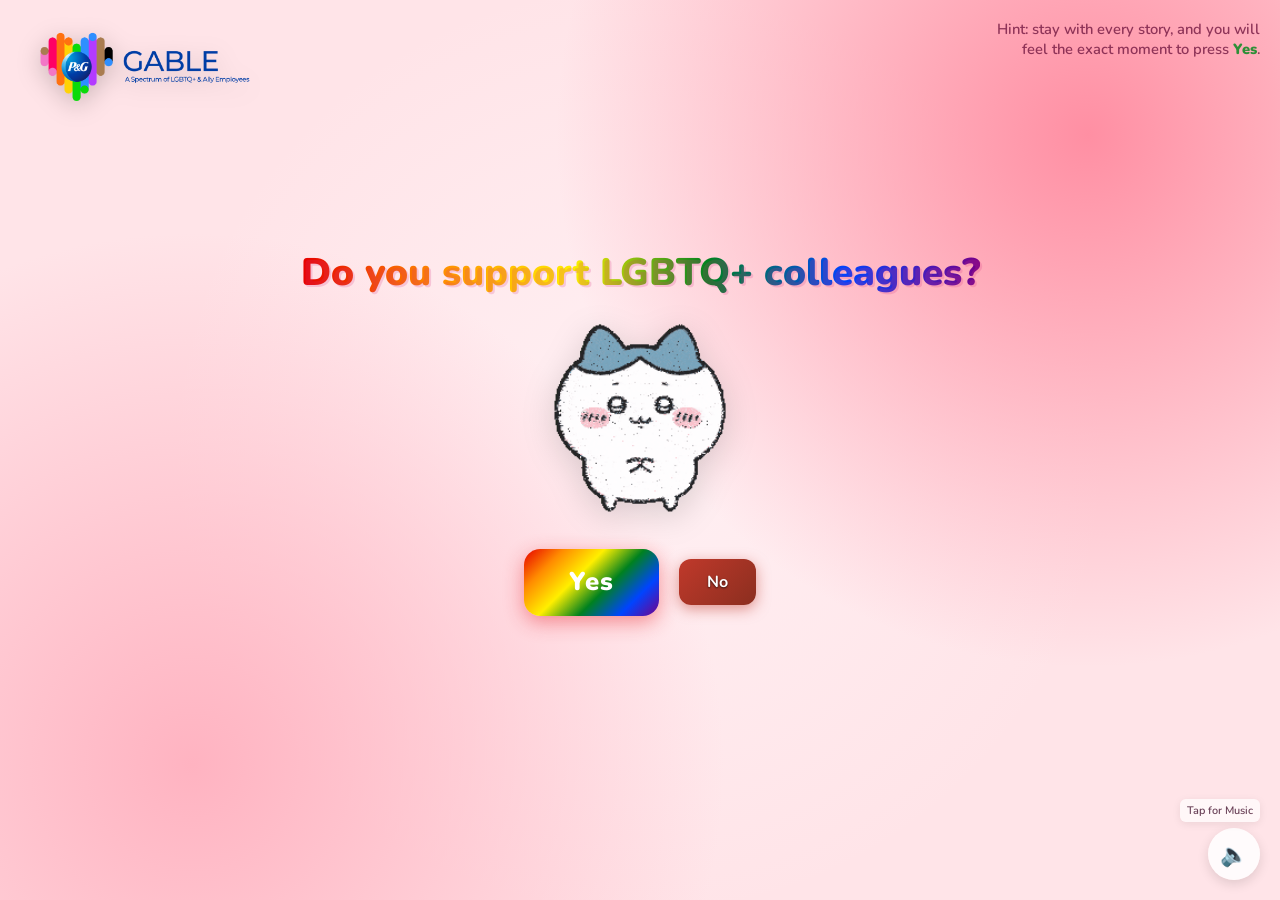
<file: index.html>
<!DOCTYPE html>
<html lang="en">
<head>
    <meta charset="UTF-8">
    <meta name="viewport" content="width=device-width, initial-scale=1.0">
    <title>Can I count on your allyship?</title>
    <meta name="description" content="An interactive allyship story about supporting LGBTQ+ colleagues in the workplace.">
    <meta name="theme-color" content="#d63384">
    <meta property="og:type" content="website">
    <meta property="og:title" content="Can I Count on Your Allyship?">
    <meta property="og:description" content="An interactive allyship story about supporting LGBTQ+ colleagues in the workplace.">
    <meta property="og:url" content="https://tanvid18.github.io/workplace-allyship/">
    <meta property="og:image" content="https://tanvid18.github.io/workplace-allyship/gifs/neutral.gif">
    <meta property="og:site_name" content="Allyship Interactive Story">
    <meta name="twitter:card" content="summary_large_image">
    <meta name="twitter:title" content="Can I Count on Your Allyship?">
    <meta name="twitter:description" content="An interactive allyship story about supporting LGBTQ+ colleagues in the workplace.">
    <meta name="twitter:image" content="https://tanvid18.github.io/workplace-allyship/gifs/neutral.gif">
    <link rel="preconnect" href="https://fonts.googleapis.com">
    <link href="https://fonts.googleapis.com/css2?family=Nunito:wght@400;700;800;900&display=swap" rel="stylesheet">
    <link rel="stylesheet" href="style.css">
</head>
<body class="ally-page">
    <div class="hearts-bg"></div>
    <img class="gable-logo" src="gifs/GABLE%20(002).png" alt="GABLE logo">

    <div class="container">
        <h1>Do you support LGBTQ+ colleagues?</h1>
        <p class="landing-hint">Hint: stay with every story, and you will feel the exact moment to press <strong>Yes</strong>.</p>

        <div class="gif-container">
            <img id="cat-gif" src="gifs/neutral.gif" alt="neutral character">
            <div id="gif-thought" class="gif-thought" aria-live="polite"></div>
        </div>

        <div class="buttons">
            <button id="yes-btn" onclick="handleYesClick()">Yes</button>
            <button id="no-btn" onclick="handleNoClick()">No</button>
        </div>
        <div id="tease-toast"></div>
    </div>

    <audio id="bg-music" loop>
        <source src="music/musicorchestral.mp3.mpeg" type="audio/mpeg">
    </audio>

    <div class="music-widget">
        <button id="music-hint" class="music-hint" onclick="toggleMusic()">Tap for Music</button>
        <button id="music-toggle" onclick="toggleMusic()" title="Play or pause music">🔈</button>
    </div>

    <script src="ally-script.js"></script>
</body>
</html>
</file>
<file: style.css>
* {
    margin: 0;
    padding: 0;
    box-sizing: border-box;
}

body {
    background-color: #FFE4E8;
    font-family: 'Nunito', sans-serif;
    min-height: 100vh;
    display: flex;
    justify-content: center;
    align-items: center;
    overflow-x: hidden;
    overflow-y: auto;
    background-image:
        radial-gradient(circle at 15% 85%, #ffb3c1 0%, transparent 40%),
        radial-gradient(circle at 85% 15%, #ff8fa3 0%, transparent 40%),
        radial-gradient(circle at 50% 50%, #fff0f3 0%, transparent 60%);
}

.gable-logo {
    position: fixed;
    top: 16px;
    left: 16px;
    width: clamp(150px, 20vw, 260px);
    height: auto;
    z-index: 20;
    filter: drop-shadow(0 6px 12px rgba(0, 0, 0, 0.2));
    border-radius: 10px;
}

.logo-pop {
    animation: logoPop 0.5s cubic-bezier(0.22, 1, 0.36, 1);
}

@keyframes logoPop {
    from {
        opacity: 0;
        transform: translateY(-10px) scale(0.85);
    }
    to {
        opacity: 1;
        transform: translateY(0) scale(1);
    }
}

/* Floating hearts background */
.hearts-bg {
    position: fixed;
    top: 0; left: 0; right: 0; bottom: 0;
    pointer-events: none;
    z-index: 0;
    overflow: hidden;
}

.hearts-bg::before,
.hearts-bg::after {
    content: '💕 💗 💖 💝 💓';
    position: absolute;
    font-size: 1.5rem;
    opacity: 0.15;
    animation: floatHearts 12s linear infinite;
    white-space: nowrap;
    top: 100%;
    left: 10%;
}

.hearts-bg::after {
    animation-delay: 6s;
    left: 60%;
    content: '💗 💕 💓 💖 💝';
}

@keyframes floatHearts {
    from { transform: translateY(0); opacity: 0.15; }
    to { transform: translateY(-110vh); opacity: 0; }
}

.container {
    position: relative;
    z-index: 1;
    text-align: center;
    padding: 40px 20px;
}

h1 {
    font-size: 2.4rem;
    color: #d63384;
    font-weight: 900;
    margin-bottom: 20px;
    text-shadow: 2px 2px 0px rgba(214, 51, 132, 0.2);
    animation: wiggle 2s ease-in-out infinite;
}

.landing-hint {
    position: fixed;
    top: 20px;
    right: 20px;
    margin: 0;
    width: min(280px, 34vw);
    max-width: 280px;
    padding: 0;
    color: rgba(122, 32, 72, 0.85);
    font-size: clamp(0.82rem, 1.6vw, 0.92rem);
    font-weight: 600;
    line-height: 1.35;
    text-align: right;
    z-index: 25;
}

.landing-hint strong {
    color: #2d8f37;
    font-weight: 900;
}

@keyframes wiggle {
    0%, 100% { transform: rotate(-1deg); }
    50% { transform: rotate(1deg); }
}

.gif-container {
    margin: 20px auto;
    display: flex;
    justify-content: center;
    position: relative;
    width: fit-content;
}

.gif-thought {
    position: absolute;
    top: -18px;
    left: calc(100% - 24px);
    max-width: 240px;
    padding: 14px 18px;
    border-radius: 24px;
    background: rgba(255, 255, 255, 0.96);
    color: #7a2048;
    font-size: 0.98rem;
    font-weight: 800;
    line-height: 1.35;
    text-align: left;
    box-shadow: 0 14px 30px rgba(214, 51, 132, 0.2);
    border: 2px solid rgba(255, 168, 196, 0.9);
    opacity: 0;
    transform: translateY(8px) scale(0.96);
    pointer-events: none;
    transition: opacity 0.28s ease, transform 0.28s ease;
}

.gif-thought::before,
.gif-thought::after {
    content: '';
    position: absolute;
    background: rgba(255, 255, 255, 0.96);
    border: 2px solid rgba(255, 168, 196, 0.9);
    border-radius: 50%;
}

.gif-thought::before {
    width: 18px;
    height: 18px;
    left: -12px;
    bottom: 24px;
}

.gif-thought::after {
    width: 10px;
    height: 10px;
    left: -22px;
    bottom: 12px;
}

.gif-thought.show {
    opacity: 1;
    transform: translateY(0) scale(1);
}

#cat-gif {
    width: 200px;
    height: 200px;
    object-fit: contain;
    filter: drop-shadow(0 8px 16px rgba(0,0,0,0.15));
    transition: opacity 0.3s ease;
}

.buttons {
    display: flex;
    gap: 20px;
    justify-content: center;
    align-items: center;
    margin-top: 30px;
    flex-wrap: wrap;
}

#yes-btn {
    background: linear-gradient(135deg, #4CAF50, #45a049);
    color: white;
    border: none;
    border-radius: 16px;
    font-size: 1.6rem;
    font-weight: 900;
    font-family: 'Nunito', sans-serif;
    padding: 18px 45px;
    cursor: pointer;
    transition: transform 0.15s, box-shadow 0.15s;
    box-shadow: 0 6px 20px rgba(76, 175, 80, 0.45);
    letter-spacing: 1px;
    max-width: min(92vw, 760px);
    white-space: normal;
    line-height: 1.2;
}

#yes-btn:hover {
    transform: scale(1.06) translateY(-2px);
    box-shadow: 0 10px 28px rgba(76, 175, 80, 0.55);
}

#yes-btn:active {
    transform: scale(0.98);
}

#no-btn {
    background: linear-gradient(135deg, #e74c3c, #c0392b);
    color: white;
    border: none;
    border-radius: 12px;
    font-size: 1rem;
    font-weight: 700;
    font-family: 'Nunito', sans-serif;
    padding: 12px 28px;
    cursor: pointer;
    transition: background 0.2s, left 0.25s ease, top 0.25s ease;
    box-shadow: 0 4px 14px rgba(231, 76, 60, 0.4);
}

#no-btn:hover {
    background: linear-gradient(135deg, #c0392b, #a93226);
}


#tease-toast {
    margin-top: 14px;
    font-size: 1rem;
    color: #8b2e1f;
    font-weight: 900;
    font-style: italic;
    opacity: 0;
    transform: translateY(6px);
    transition: opacity 0.3s ease, transform 0.3s ease;
    min-height: 1.5rem;
}

#tease-toast.show {
    opacity: 1;
    transform: translateY(0);
}

#music-toggle {
    position: fixed;
    right: 20px;
    bottom: 20px;
    background: rgba(255, 255, 255, 0.85);
    border: none;
    border-radius: 50%;
    width: 52px;
    height: 52px;
    font-size: 1.4rem;
    cursor: pointer;
    backdrop-filter: blur(10px);
    box-shadow: 0 4px 12px rgba(0, 0, 0, 0.12);
    transition: transform 0.2s;
    z-index: 100;
}

#music-toggle:hover {
    transform: scale(1.1);
}

/* Music widget – keeps hint bubble and speaker button together */
.music-widget {
    position: static;
}

.music-hint {
    position: fixed;
    right: 20px;
    bottom: 78px;
    display: flex;
    align-items: center;
    justify-content: center;
    border: none;
    border-radius: 6px;
    padding: 4px 7px;
    background: rgba(255, 255, 255, 0.7);
    color: rgba(90, 45, 70, 0.9);
    font-family: 'Nunito', sans-serif;
    font-size: 0.68rem;
    font-weight: 600;
    cursor: pointer;
    box-shadow: 0 2px 8px rgba(0, 0, 0, 0.08);
    white-space: nowrap;
    opacity: 1;
    transition: opacity 0.25s ease;
    z-index: 101;
}

.music-hint::after {
    content: none;
}

.music-hint.hidden {
    display: none;
    opacity: 0;
    pointer-events: none;
    animation: none;
}

@media (max-width: 640px) {
    .landing-hint {
        top: 12px;
        right: 12px;
        width: min(58vw, 220px);
        max-width: 220px;
        font-size: 0.78rem;
        line-height: 1.3;
    }

    .gable-logo {
        top: 10px;
        left: 10px;
        width: clamp(100px, 30vw, 160px);
    }

    .music-hint {
        right: 18px;
        bottom: 74px;
        font-size: 0.64rem;
    }
}

@keyframes musicHintBounce {
    0%, 100% { transform: translateY(0); }
    50% { transform: translateY(-5px); }
}

/* Yes page specific */
.yes-container h1.yes-title {
    font-size: 2.8rem;
    animation: bounceTitle 0.6s ease infinite alternate;
}

@keyframes bounceTitle {
    from { transform: translateY(0) rotate(-1deg); }
    to { transform: translateY(-12px) rotate(1deg); }
}

.yes-message {
    font-size: 1.4rem;
    color: #e91e8c;
    font-weight: 700;
    margin-top: 24px;
    animation: fadeIn 1s ease 0.5s both;
}

@keyframes fadeIn {
    from { opacity: 0; transform: translateY(10px); }
    to { opacity: 1; transform: translateY(0); }
}

.yes-container #cat-gif {
    width: 260px;
    height: 260px;
}

.yes-page {
    display: block;
    align-items: initial;
    overflow-x: hidden;
    overflow-y: auto;
    padding-top: 70px;
    padding-bottom: 96px;
}

.yes-page .yes-container {
    width: min(92vw, 900px);
    margin: 0 auto;
    padding: 18px 14px 22px;
}

.yes-page .yes-container h1.yes-title {
    font-size: clamp(1.8rem, 4vw, 2.35rem);
    margin-bottom: 12px;
}

.yes-page #cat-gif {
    width: clamp(150px, 24vw, 220px);
    height: clamp(150px, 24vw, 220px);
}

.yes-page .yes-message {
    margin-top: 12px;
    font-size: clamp(1.05rem, 2.3vw, 1.3rem);
}

.yes-page .followup-buttons {
    margin-top: 14px;
    gap: 10px;
}

.yes-page .followup-buttons button {
    max-width: min(90vw, 760px);
    padding: 10px 16px;
    font-size: 0.96rem;
    line-height: 1.35;
    white-space: normal;
}

/* --------------------------------------------------
   Allyship theme overrides - ENHANCED INTERACTIVE
   -------------------------------------------------- */

.ally-page h1 {
    background: linear-gradient(90deg, #e70000, #ff8c00, #ffef00, #00811f, #0044ff, #760089);
    background-clip: text;
    -webkit-background-clip: text;
    color: transparent;
    animation: rainbowWiggle 2.5s ease-in-out infinite;
}

@keyframes rainbowWiggle {
    0%, 100% { transform: rotate(-2deg) scale(1); }
    50% { transform: rotate(2deg) scale(1.02); }
}

/* Enhanced Yes button for ally pages */
.ally-page #yes-btn {
    background: linear-gradient(135deg, #e70000, #ff8c00, #ffef00, #00811f, #0044ff, #760089);
    box-shadow: 0 6px 20px rgba(231, 28, 36, 0.45), 0 0 0 0 rgba(255, 100, 100, 0.7);
    animation: buttonPulse 1.5s ease-in-out infinite;
    transition: all 0.2s ease;
}

@keyframes buttonPulse {
    0%, 100% {
        box-shadow: 0 6px 20px rgba(231, 28, 36, 0.45), 0 0 0 0 rgba(255, 100, 100, 0.7);
    }
    50% {
        box-shadow: 0 6px 20px rgba(231, 28, 36, 0.6), 0 0 20px 10px rgba(255, 100, 100, 0.2);
    }
}

.ally-page #yes-btn:hover {
    transform: scale(1.08) translateY(-4px);
    box-shadow: 0 12px 32px rgba(231, 28, 36, 0.6), 0 0 30px 15px rgba(255, 100, 100, 0.3);
}

.ally-page #yes-btn:active {
    transform: scale(0.95);
    box-shadow: 0 3px 10px rgba(231, 28, 36, 0.5);
}

/* Enhanced No button for ally pages */
.ally-page #no-btn {
    background: linear-gradient(135deg, #c0392b, #8b2e1f);
    transition: all 0.25s cubic-bezier(0.34, 1.56, 0.64, 1);
    box-shadow: 0 4px 14px rgba(192, 57, 43, 0.5);
    color: #fff;
    text-shadow: 0 1px 2px rgba(0,0,0,0.7);
}

.ally-page #no-btn:hover {
    background: linear-gradient(135deg, #a93226, #6a1f15);
    box-shadow: 0 6px 18px rgba(192, 57, 43, 0.7);
    color: #fff;
    text-shadow: 0 1px 2px rgba(0,0,0,0.7);
}

/* Rainbow tease message for ally */
.ally-page #tease-toast {
    color: transparent;
    background: linear-gradient(90deg, #e70000, #ff8c00, #ffef00, #00811f, #0044ff, #760089);
    background-clip: text;
    -webkit-background-clip: text;
    font-size: 1.1rem;
    animation: slideIn 0.4s ease-out forwards;
}

@keyframes slideIn {
    from {
        opacity: 0;
        transform: translateY(10px) translateX(-20px);
    }
    to {
        opacity: 1;
        transform: translateY(0) translateX(0);
    }
}

#tease-toast.show {
    animation: slideIn 0.4s ease-out forwards;
}

/* Dramatic GIF swap animation */
.ally-page #cat-gif {
    animation: gifPop 0.4s cubic-bezier(0.68, -0.55, 0.265, 1.55);
}

@keyframes gifPop {
    0% { opacity: 0; transform: scale(0.8) rotate(-5deg); }
    50% { transform: scale(1.1) rotate(2deg); }
    100% { opacity: 1; transform: scale(1) rotate(0deg); }
}

/* Rainbow message on yes page */
.ally-page .yes-message {
    background: linear-gradient(90deg, #e70000, #ff8c00, #ffef00, #00811f, #0044ff, #760089);
    background-clip: text;
    -webkit-background-clip: text;
    color: transparent;
    animation: fadeInSlideUp 1.2s ease 0.5s both;
}

@keyframes fadeInSlideUp {
    from {
        opacity: 0;
        transform: translateY(20px);
    }
    to {
        opacity: 1;
        transform: translateY(0);
    }
}

@media (max-width: 700px) {
    .gif-container {
        width: min(100%, 260px);
        padding-top: 80px;
    }

    .gif-thought {
        top: 0;
        left: 50%;
        transform: translate(-50%, 8px) scale(0.96);
        max-width: min(88vw, 280px);
    }

    .gif-thought.show {
        transform: translate(-50%, 0) scale(1);
    }

    .gif-thought::before {
        left: 50%;
        bottom: -16px;
        transform: translateX(-50%);
    }

    .gif-thought::after {
        left: 50%;
        bottom: -30px;
        transform: translateX(-50%);
    }
}

.ally-page .yes-container h1.yes-title {
    background: linear-gradient(90deg, #e70000, #ff8c00, #ffef00, #00811f, #0044ff, #760089);
    background-clip: text;
    -webkit-background-clip: text;
    color: transparent;
    animation: rainbowBounce 0.8s ease infinite alternate;
}

/* follow‑up buttons on yes page */
.followup-buttons {
    margin-top: 24px;
    display: flex;
    flex-direction: column;
    gap: 12px;
    align-items: center;
}

.followup-buttons button {
    background: #007bff;
    color: #fff;
    border: none;
    border-radius: 8px;
    padding: 12px 20px;
    font-size: 1rem;
    cursor: pointer;
    transition: background 0.2s, transform 0.15s, left 0.25s ease, top 0.25s ease;
    position: relative; /* allow fixed positioning later */
}

/* special rainbow gradient for both followup buttons */
.followup-buttons #ally-btn,
.followup-buttons #struggle-btn {
    background: linear-gradient(135deg, #e70000, #ff8c00, #ffef00, #00811f, #0044ff, #760089);
    color: #fff;
    text-shadow: 0 1px 2px rgba(0,0,0,0.7);
    font-style: italic;
    font-weight: bold;
    font-family: 'Quicksand', sans-serif;
}

.followup-buttons #ally-btn:hover,
.followup-buttons #struggle-btn:hover {
    background: linear-gradient(135deg, #d60000, #e67e22, #f1c40f, #27ae60, #2980b9, #8e44ad);
}
.followup-buttons button:hover {
    background: #0056b3;
    transform: scale(1.02);
}

@keyframes rainbowBounce {
    from {
        transform: translateY(0) rotate(-2deg);
    }
    to {
        transform: translateY(-16px) rotate(2deg);
    }
}
</file>
